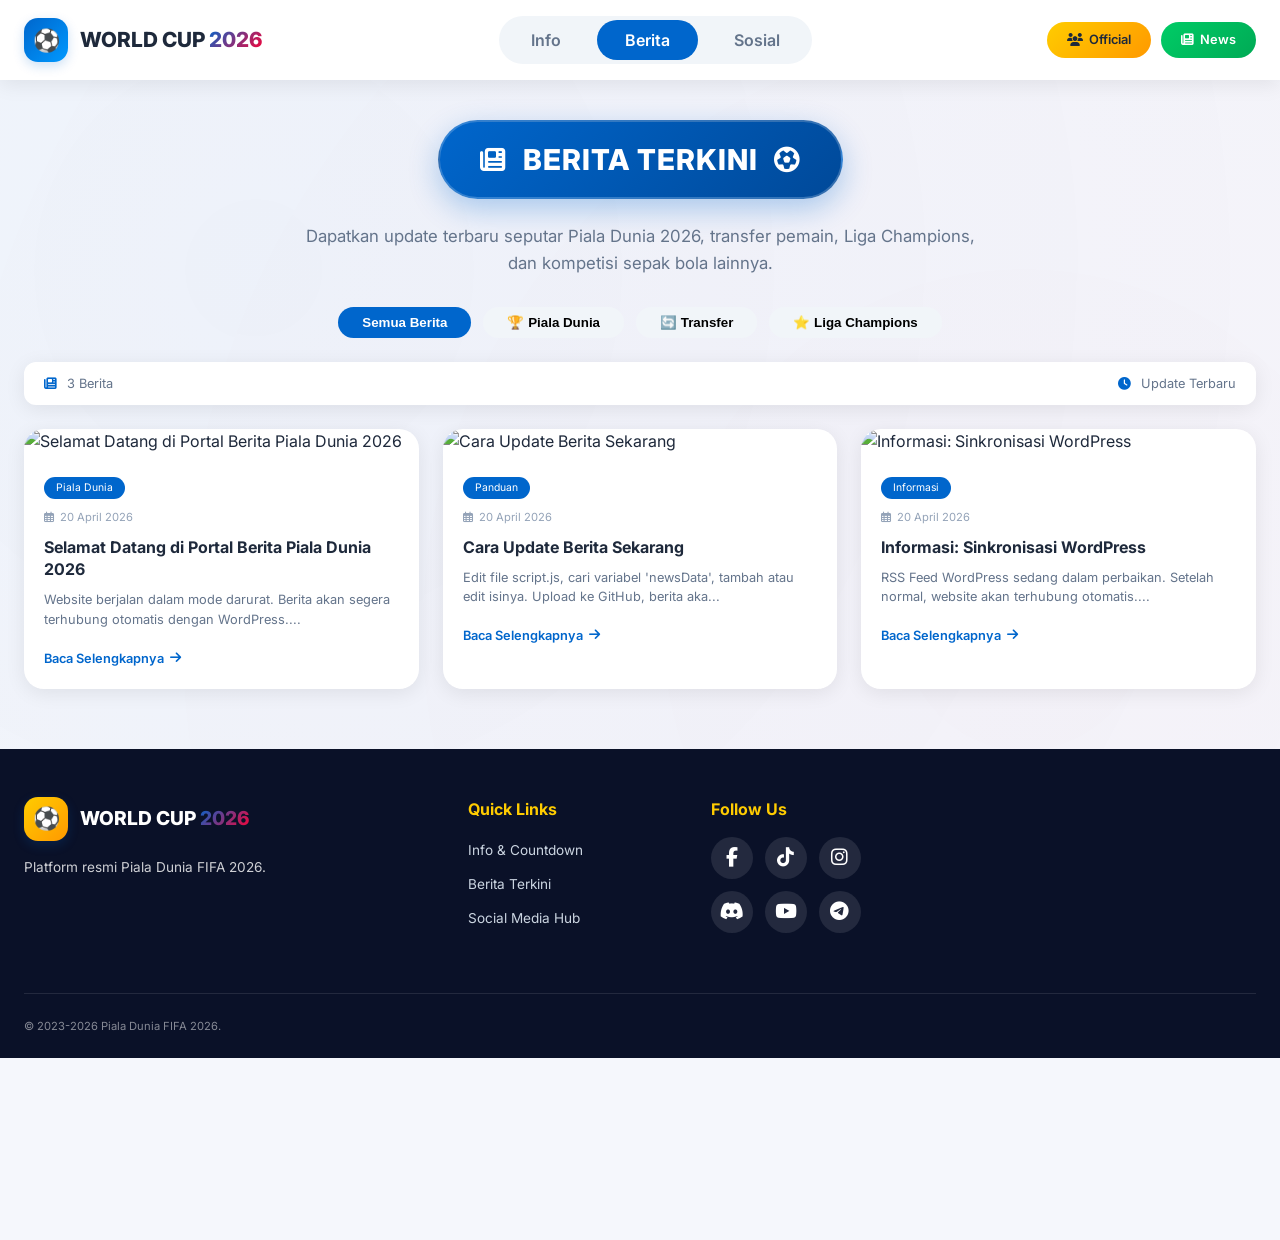
<file: berita.html>
<!DOCTYPE html>
<html lang="id">
<head>
    <meta charset="UTF-8">
    <meta name="viewport" content="width=device-width, initial-scale=1.0, user-scalable=yes">
    <title>Piala Dunia 2026 | Berita Sepak Bola Terkini</title>
    <link rel="stylesheet" href="https://cdnjs.cloudflare.com/ajax/libs/font-awesome/6.4.0/css/all.min.css">
    <link href="https://fonts.googleapis.com/css2?family=Inter:opsz,wght@14..32,400;14..32,500;14..32,600;14..32,700;14..32,800;14..32,900&display=swap" rel="stylesheet">
    <link rel="stylesheet" href="style.css">
</head>
<body>

<div class="bg-gradient"></div>

<header>
    <div class="header-container">
        <div class="logo">
            <div class="logo-circle">⚽</div>
            <div class="logo-text">WORLD CUP <span>2026</span></div>
        </div>
        <div class="header-links">
            <a href="index.html">Info</a>
            <a href="berita.html" class="active">Berita</a>
            <a href="social.html">Sosial</a>
        </div>
        <div class="header-buttons">
            <a href="#" class="btn-gold"><i class="fas fa-users"></i> Official</a>
            <a href="#" class="btn-green"><i class="fas fa-newspaper"></i> News</a>
        </div>
        <button class="mobile-btn" id="mobileBtn"><i class="fas fa-bars"></i></button>
    </div>
</header>

<div class="mobile-menu" id="mobileMenu">
    <div class="mobile-menu-header">
        <div class="logo-text">WORLD CUP <span>2026</span></div>
        <button class="close-btn" id="closeBtn"><i class="fas fa-times"></i></button>
    </div>
    <div class="mobile-menu-links">
        <a href="index.html"><i class="fas fa-clock"></i> Info & Countdown</a>
        <a href="berita.html" class="active"><i class="fas fa-newspaper"></i> Berita Terkini</a>
        <a href="social.html"><i class="fas fa-share-alt"></i> Social Media Hub</a>
    </div>
</div>
<div class="overlay" id="overlay"></div>

<!-- Hero Section Berita - HERO BADGE DIPERBESAR, H1 DIHAPUS -->
<section class="hero berita-hero">
    <div class="container">
        <div class="hero-badge-large">
            <i class="fas fa-newspaper"></i> BERITA TERKINI <i class="fas fa-futbol"></i>
        </div>
        <p class="hero-description">Dapatkan update terbaru seputar Piala Dunia 2026, transfer pemain, Liga Champions, dan kompetisi sepak bola lainnya.</p>
    </div>
</section>

<main>
    <div class="container">
        <div class="filter-bar">
            <button class="filter active" data-filter="all">Semua Berita</button>
            <button class="filter" data-filter="piala-dunia">🏆 Piala Dunia</button>
            <button class="filter" data-filter="transfer">🔄 Transfer</button>
            <button class="filter" data-filter="ucl">⭐ Liga Champions</button>
        </div>
        
        <div class="news-stats" id="newsStats">
            <span><i class="fas fa-newspaper"></i> <span id="totalNews">0</span> Berita</span>
            <span><i class="fas fa-clock"></i> Update Terbaru</span>
        </div>
        
        <div class="news-grid" id="newsGrid"></div>
        
        <div class="load-more">
            <button id="loadMoreBtn" class="btn-loadmore"><i class="fas fa-arrow-down"></i> Muat Lebih Banyak</button>
        </div>
    </div>
</main>

<footer>
    <div class="container">
        <div class="footer-grid">
            <div class="footer-brand"><div class="footer-logo"><div class="logo-circle">⚽</div><span>WORLD CUP <span>2026</span></span></div><p>Platform resmi Piala Dunia FIFA 2026.</p></div>
            <div class="footer-links"><h4>Quick Links</h4><ul><li><a href="index.html">Info & Countdown</a></li><li><a href="berita.html">Berita Terkini</a></li><li><a href="social.html">Social Media Hub</a></li></ul></div>
            <div class="footer-social"><h4>Follow Us</h4><div class="social-icons"><a href="#" class="fb"><i class="fab fa-facebook-f"></i></a><a href="#" class="tt"><i class="fab fa-tiktok"></i></a><a href="#" class="ig"><i class="fab fa-instagram"></i></a><a href="#" class="dc"><i class="fab fa-discord"></i></a><a href="#" class="yt"><i class="fab fa-youtube"></i></a><a href="#" class="tg"><i class="fab fa-telegram"></i></a></div></div>
        </div>
        <div class="footer-bottom"><div class="copyright">© 2023-2026 Piala Dunia FIFA 2026.</div></div>
    </div>
</footer>

<button id="backToTop" class="back-to-top"><i class="fas fa-arrow-up"></i></button>

<script src="script.js"></script>
</body>
</html>
</file>
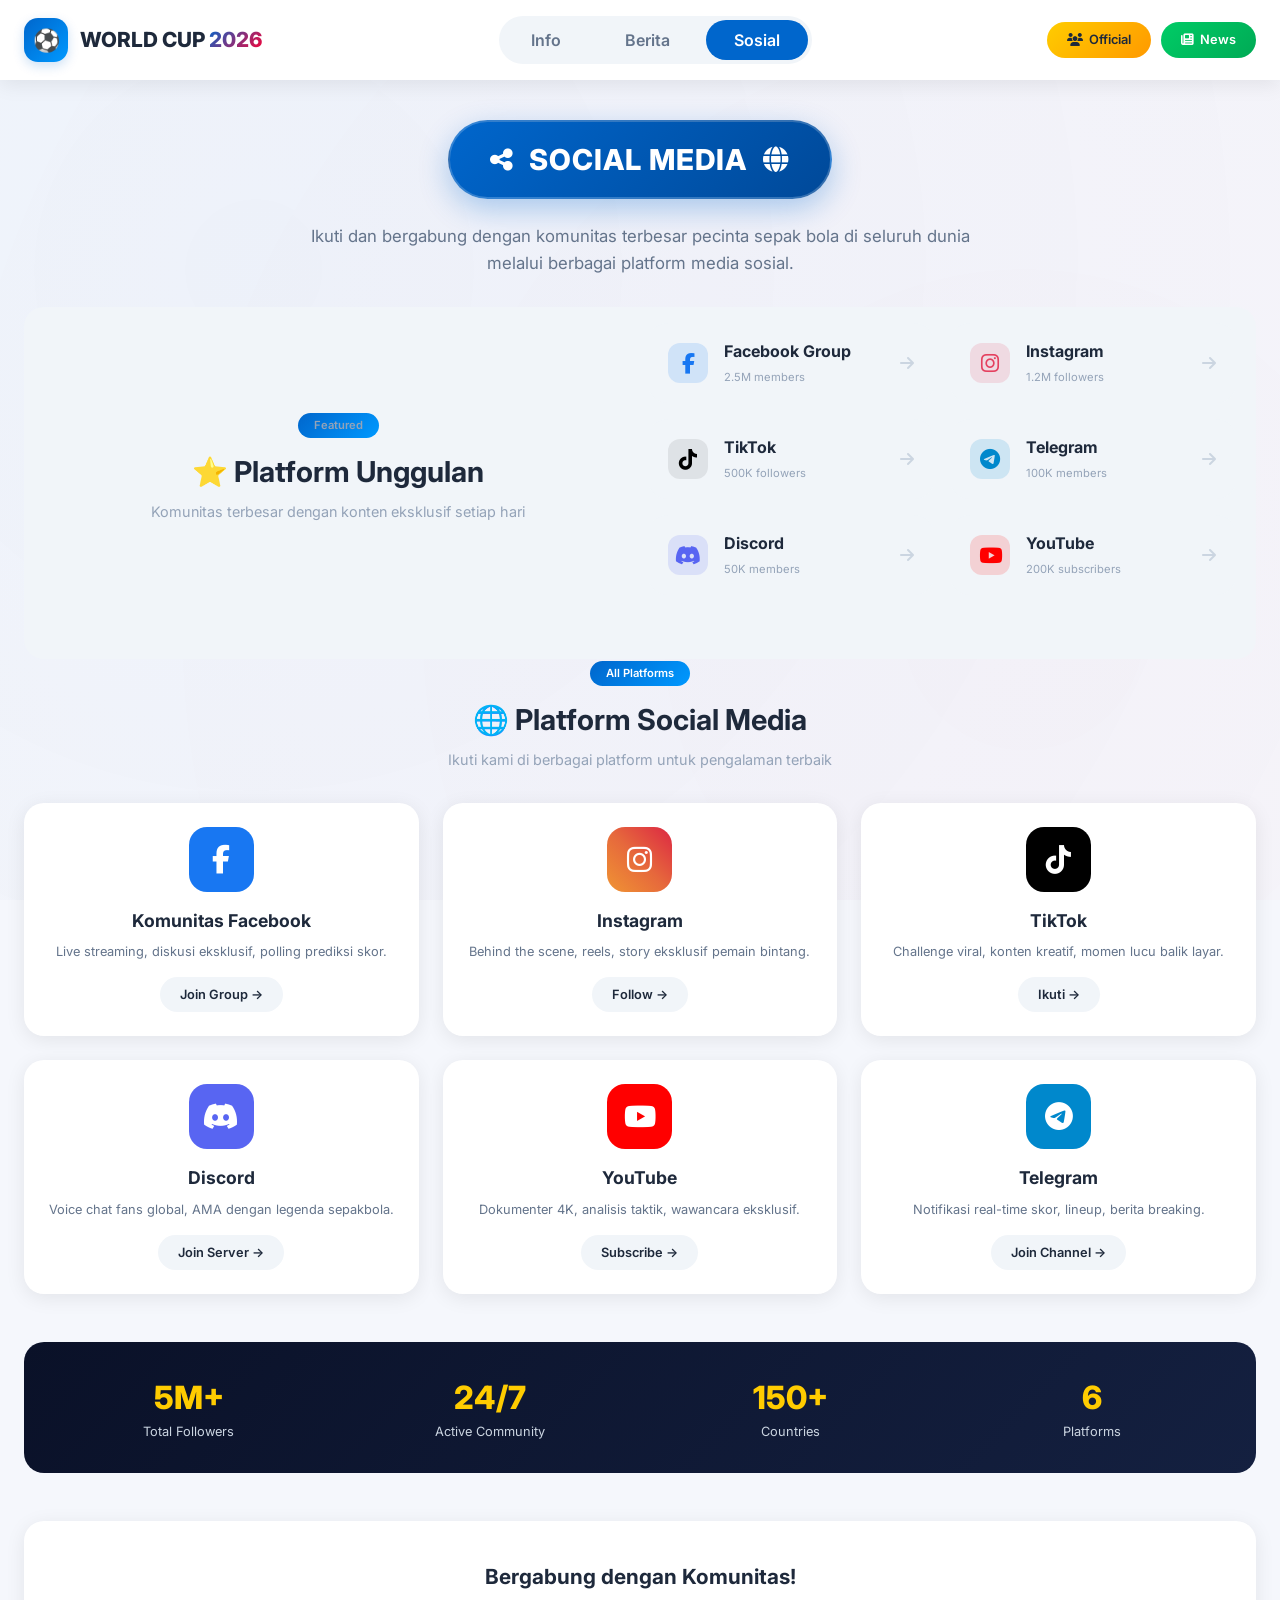
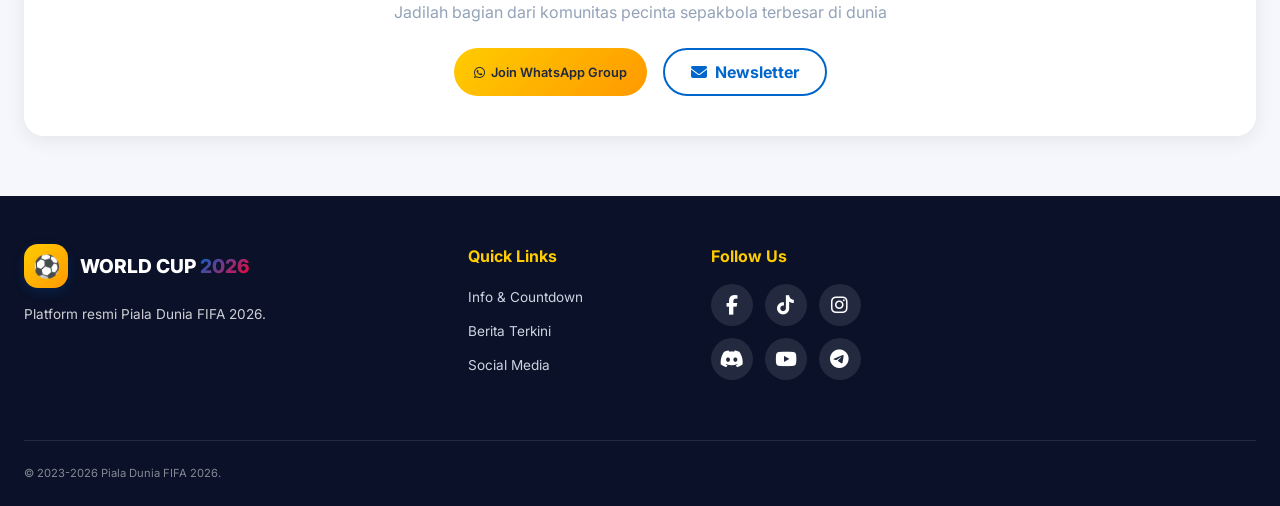
<file: social.html>
<!DOCTYPE html>
<html lang="id">
<head>
    <meta charset="UTF-8">
    <meta name="viewport" content="width=device-width, initial-scale=1.0, user-scalable=yes">
    <title>Piala Dunia 2026 | Social Media</title>
    <link rel="stylesheet" href="https://cdnjs.cloudflare.com/ajax/libs/font-awesome/6.4.0/css/all.min.css">
    <link href="https://fonts.googleapis.com/css2?family=Inter:opsz,wght@14..32,400;14..32,500;14..32,600;14..32,700;14..32,800;14..32,900&display=swap" rel="stylesheet">
    <link rel="stylesheet" href="style.css">
    <style>
        /* FIX ICON SOSIAL MEDIA - LANGSUNG DI HTML */
        .social-card .social-icon {
            width: 65px !important;
            height: 65px !important;
            margin: 0 auto 16px !important;
            border-radius: 18px !important;
            display: flex !important;
            align-items: center !important;
            justify-content: center !important;
            font-size: 1.8rem !important;
            color: white !important;
        }
        .social-card .social-icon.fb { background: #1877F2 !important; }
        .social-card .social-icon.ig { background: linear-gradient(45deg, #F09433, #E6683C, #DC2743) !important; }
        .social-card .social-icon.tt { background: #000000 !important; }
        .social-card .social-icon.dc { background: #5865F2 !important; }
        .social-card .social-icon.yt { background: #FF0000 !important; }
        .social-card .social-icon.tg { background: #0088CC !important; }
        .social-card .social-icon i { color: white !important; font-size: 1.8rem !important; }
        
        .featured-list .featured i:first-child {
            width: 40px !important;
            height: 40px !important;
            display: flex !important;
            align-items: center !important;
            justify-content: center !important;
            border-radius: 12px !important;
            font-size: 1.3rem !important;
        }
        .featured.fb i:first-child { color: #1877F2 !important; background: rgba(24,119,242,0.15) !important; }
        .featured.ig i:first-child { color: #E4405F !important; background: rgba(228,64,95,0.15) !important; }
        .featured.tt i:first-child { color: #000000 !important; background: rgba(0,0,0,0.08) !important; }
        .featured.tg i:first-child { color: #0088CC !important; background: rgba(0,136,204,0.15) !important; }
        .featured.dc i:first-child { color: #5865F2 !important; background: rgba(88,101,242,0.15) !important; }
        .featured.yt i:first-child { color: #FF0000 !important; background: rgba(255,0,0,0.15) !important; }
        
        .footer-social .social-icons a {
            width: 42px !important;
            height: 42px !important;
            background: rgba(255,255,255,0.1) !important;
            border-radius: 50% !important;
            display: flex !important;
            align-items: center !important;
            justify-content: center !important;
            color: white !important;
            font-size: 1.2rem !important;
        }
        .footer-social .social-icons a:hover { transform: translateY(-3px) !important; }
        .footer-social .social-icons a.fb:hover { background: #1877F2 !important; }
        .footer-social .social-icons a.tt:hover { background: #000000 !important; }
        .footer-social .social-icons a.ig:hover { background: #E4405F !important; }
        .footer-social .social-icons a.dc:hover { background: #5865F2 !important; }
        .footer-social .social-icons a.yt:hover { background: #FF0000 !important; }
        .footer-social .social-icons a.tg:hover { background: #0088CC !important; }
    </style>
</head>
<body>

<div class="bg-gradient"></div>

<header>
    <div class="header-container">
        <div class="logo">
            <div class="logo-circle">⚽</div>
            <div class="logo-text">WORLD CUP <span>2026</span></div>
        </div>
        <div class="header-links">
            <a href="index.html">Info</a>
            <a href="berita.html">Berita</a>
            <a href="social.html" class="active">Sosial</a>
        </div>
        <div class="header-buttons">
            <a href="#" class="btn-gold"><i class="fas fa-users"></i> Official</a>
            <a href="#" class="btn-green"><i class="fas fa-newspaper"></i> News</a>
        </div>
        <button class="mobile-btn" id="mobileBtn"><i class="fas fa-bars"></i></button>
    </div>
</header>

<div class="mobile-menu" id="mobileMenu">
    <div class="mobile-menu-header">
        <div class="logo-text">WORLD CUP <span>2026</span></div>
        <button class="close-btn" id="closeBtn"><i class="fas fa-times"></i></button>
    </div>
    <div class="mobile-menu-links">
        <a href="index.html"><i class="fas fa-clock"></i> Info & Countdown</a>
        <a href="berita.html"><i class="fas fa-newspaper"></i> Berita Terkini</a>
        <a href="social.html" class="active"><i class="fas fa-share-alt"></i> Social Media</a>
    </div>
</div>
<div class="overlay" id="overlay"></div>

<section class="hero social-hero">
    <div class="container">
        <div class="hero-badge-large">
            <i class="fas fa-share-alt"></i> SOCIAL MEDIA <i class="fas fa-globe"></i>
        </div>
        <p class="hero-description">Ikuti dan bergabung dengan komunitas terbesar pecinta sepak bola di seluruh dunia melalui berbagai platform media sosial.</p>
    </div>
</section>

<main>
    <div class="container">
        
        <div class="featured">
            <div class="section-header">
                <span class="section-tag">Featured</span>
                <h2 class="section-title">⭐ Platform Unggulan</h2>
                <p class="section-subtitle">Komunitas terbesar dengan konten eksklusif setiap hari</p>
            </div>
            <div class="featured-list">
                <a href="https://www.facebook.com/InfoBolaHarian2" target="_blank" class="featured fb">
                    <i class="fab fa-facebook-f"></i>
                    <div><strong>Facebook Group</strong><span>2.5M members</span></div>
                    <i class="fas fa-arrow-right"></i>
                </a>
                <a href="https://www.instagram.com/duniasepakbola.2/" target="_blank" class="featured ig">
                    <i class="fab fa-instagram"></i>
                    <div><strong>Instagram</strong><span>1.2M followers</span></div>
                    <i class="fas fa-arrow-right"></i>
                </a>
                <a href="https://www.tiktok.com/@duniasepakbola.2" target="_blank" class="featured tt">
                    <i class="fab fa-tiktok"></i>
                    <div><strong>TikTok</strong><span>500K followers</span></div>
                    <i class="fas fa-arrow-right"></i>
                </a>
                <a href="https://t.me/DuniaSepakBola2" target="_blank" class="featured tg">
                    <i class="fab fa-telegram"></i>
                    <div><strong>Telegram</strong><span>100K members</span></div>
                    <i class="fas fa-arrow-right"></i>
                </a>
                <a href="https://discord.gg/ys7ac44P" target="_blank" class="featured dc">
                    <i class="fab fa-discord"></i>
                    <div><strong>Discord</strong><span>50K members</span></div>
                    <i class="fas fa-arrow-right"></i>
                </a>
                <a href="https://www.youtube.com/@DuniSepakBola.2" target="_blank" class="featured yt">
                    <i class="fab fa-youtube"></i>
                    <div><strong>YouTube</strong><span>200K subscribers</span></div>
                    <i class="fas fa-arrow-right"></i>
                </a>
            </div>
        </div>

        <div class="all-platforms">
            <div class="section-header">
                <span class="section-tag">All Platforms</span>
                <h2 class="section-title">🌐 Platform Social Media</h2>
                <p class="section-subtitle">Ikuti kami di berbagai platform untuk pengalaman terbaik</p>
            </div>
            <div class="social-grid" id="socialGrid"></div>
        </div>

        <div class="community-stats">
            <div class="stat-box"><div class="stat-num">5M+</div><div class="stat-label">Total Followers</div></div>
            <div class="stat-box"><div class="stat-num">24/7</div><div class="stat-label">Active Community</div></div>
            <div class="stat-box"><div class="stat-num">150+</div><div class="stat-label">Countries</div></div>
            <div class="stat-box"><div class="stat-num">6</div><div class="stat-label">Platforms</div></div>
        </div>

        <div class="join-community">
            <h3>Bergabung dengan Komunitas!</h3>
            <p>Jadilah bagian dari komunitas pecinta sepakbola terbesar di dunia</p>
            <div class="join-buttons">
                <a href="#" class="btn-gold"><i class="fab fa-whatsapp"></i> Join WhatsApp Group</a>
                <a href="#" class="btn-outline"><i class="fas fa-envelope"></i> Newsletter</a>
            </div>
        </div>
    </div>
</main>

<footer>
    <div class="container">
        <div class="footer-grid">
            <div class="footer-brand">
                <div class="footer-logo"><div class="logo-circle">⚽</div><span>WORLD CUP <span>2026</span></span></div>
                <p>Platform resmi Piala Dunia FIFA 2026.</p>
            </div>
            <div class="footer-links">
                <h4>Quick Links</h4>
                <ul>
                    <li><a href="index.html">Info & Countdown</a></li>
                    <li><a href="berita.html">Berita Terkini</a></li>
                    <li><a href="social.html">Social Media</a></li>
                </ul>
            </div>
            <div class="footer-social">
                <h4>Follow Us</h4>
                <div class="social-icons">
                    <a href="https://www.facebook.com/InfoBolaHarian2" target="_blank" class="fb"><i class="fab fa-facebook-f"></i></a>
                    <a href="https://www.tiktok.com/@duniasepakbola.2" target="_blank" class="tt"><i class="fab fa-tiktok"></i></a>
                    <a href="https://www.instagram.com/duniasepakbola.2/" target="_blank" class="ig"><i class="fab fa-instagram"></i></a>
                    <a href="https://discord.gg/ys7ac44P" target="_blank" class="dc"><i class="fab fa-discord"></i></a>
                    <a href="https://www.youtube.com/@DuniSepakBola.2" target="_blank" class="yt"><i class="fab fa-youtube"></i></a>
                    <a href="https://t.me/DuniaSepakBola2" target="_blank" class="tg"><i class="fab fa-telegram"></i></a>
                </div>
            </div>
        </div>
        <div class="footer-bottom">
            <div class="copyright">© 2023-2026 Piala Dunia FIFA 2026.</div>
        </div>
    </div>
</footer>

<button id="backToTop" class="back-to-top"><i class="fas fa-arrow-up"></i></button>

<script src="script.js"></script>
</body>
</html>
</file>
<file: style.css>
/* ============================================
   PIALA DUNIA 2026 - PREMIUM CSS
   Fully Responsive | Modern Design
   ============================================ */

* {
    margin: 0;
    padding: 0;
    box-sizing: border-box;
}

:root {
    --blue: #0066CC;
    --blue-dark: #004999;
    --blue-light: #3B82F6;
    --red: #FF0033;
    --gold: #FFCC00;
    --gold-dark: #FF9900;
    --green: #00CC66;
    --dark: #0A1128;
    --white: #FFFFFF;
    --gray-100: #F8FAFC;
    --gray-200: #F1F5F9;
    --gray-300: #E2E8F0;
    --gray-400: #CBD5E1;
    --gray-500: #94A3B8;
    --gray-600: #64748B;
    --gray-700: #475569;
    --gray-800: #1E293B;
    --shadow: 0 4px 20px rgba(0,0,0,0.08);
    --shadow-hover: 0 8px 30px rgba(0,0,0,0.12);
    --shadow-lg: 0 20px 35px rgba(0,0,0,0.15);
    --radius: 20px;
    --radius-sm: 12px;
    --radius-md: 16px;
    --transition: all 0.3s ease;
}

body {
    font-family: 'Inter', sans-serif;
    background: #F5F7FC;
    color: var(--gray-800);
    line-height: 1.5;
    overflow-x: hidden;
}

.bg-gradient {
    position: fixed;
    top: 0;
    left: 0;
    width: 100%;
    height: 100%;
    background: radial-gradient(circle at 20% 30%, rgba(0,102,204,0.03), transparent),
                radial-gradient(circle at 80% 70%, rgba(255,0,51,0.02), transparent);
    pointer-events: none;
    z-index: -1;
}

.container {
    max-width: 1280px;
    margin: 0 auto;
    padding: 0 24px;
}

/* ========== HEADER ========== */
header {
    background: var(--white);
    position: sticky;
    top: 0;
    z-index: 100;
    box-shadow: var(--shadow);
}

.header-container {
    max-width: 1280px;
    margin: 0 auto;
    padding: 16px 24px;
    display: flex;
    justify-content: space-between;
    align-items: center;
    flex-wrap: wrap;
    gap: 16px;
}

.logo {
    display: flex;
    align-items: center;
    gap: 12px;
    cursor: pointer;
}

.logo-circle {
    width: 44px;
    height: 44px;
    background: linear-gradient(135deg, var(--blue), #0099FF);
    border-radius: 14px;
    display: flex;
    align-items: center;
    justify-content: center;
    font-size: 22px;
    box-shadow: 0 4px 12px rgba(0,102,204,0.2);
}

.logo-text {
    font-weight: 800;
    font-size: 1.3rem;
}

.logo-text span {
    background: linear-gradient(135deg, var(--blue), var(--red));
    -webkit-background-clip: text;
    background-clip: text;
    color: transparent;
}

.header-links {
    display: flex;
    gap: 8px;
    background: var(--gray-200);
    padding: 4px;
    border-radius: 40px;
}

.header-links a {
    padding: 8px 28px;
    border-radius: 40px;
    text-decoration: none;
    font-weight: 600;
    color: var(--gray-600);
    transition: var(--transition);
}

.header-links a:hover {
    background: rgba(0,102,204,0.1);
    color: var(--blue);
}

.header-links a.active {
    background: var(--blue);
    color: white;
}

.header-buttons {
    display: flex;
    gap: 10px;
}

.btn-gold, .btn-green {
    padding: 8px 20px;
    border-radius: 40px;
    font-weight: 600;
    font-size: 0.8rem;
    text-decoration: none;
    display: inline-flex;
    align-items: center;
    gap: 6px;
}

.btn-gold {
    background: linear-gradient(135deg, var(--gold), var(--gold-dark));
    color: var(--gray-800);
}

.btn-green {
    background: linear-gradient(135deg, var(--green), #00AA55);
    color: white;
}

.mobile-btn {
    display: none;
    background: none;
    border: none;
    font-size: 1.3rem;
    cursor: pointer;
}

/* ========== MOBILE MENU ========== */
.mobile-menu {
    position: fixed;
    top: 0;
    right: -100%;
    width: 80%;
    max-width: 300px;
    height: 100%;
    background: white;
    z-index: 200;
    transition: right 0.3s;
    box-shadow: -4px 0 20px rgba(0,0,0,0.1);
}

.mobile-menu.active {
    right: 0;
}

.mobile-menu-header {
    display: flex;
    justify-content: space-between;
    align-items: center;
    padding: 20px;
    border-bottom: 1px solid var(--gray-300);
}

.close-btn {
    background: none;
    border: none;
    font-size: 1.3rem;
    cursor: pointer;
}

.mobile-menu-links {
    display: flex;
    flex-direction: column;
    padding: 20px;
}

.mobile-menu-links a {
    padding: 14px 0;
    text-decoration: none;
    color: var(--gray-700);
    font-weight: 600;
    border-bottom: 1px solid var(--gray-200);
    display: flex;
    align-items: center;
    gap: 12px;
}

.mobile-menu-links a.active {
    color: var(--blue);
}

.overlay {
    position: fixed;
    top: 0;
    left: 0;
    width: 100%;
    height: 100%;
    background: rgba(0,0,0,0.5);
    z-index: 150;
    display: none;
}

.overlay.active {
    display: block;
}

/* ========== HERO ========== */
.hero {
    text-align: center;
    padding: 60px 0;
}

.hero-badge {
    display: inline-block;
    background: linear-gradient(135deg, var(--blue), #0099FF);
    color: white;
    padding: 5px 16px;
    border-radius: 40px;
    font-size: 0.75rem;
    font-weight: 600;
    margin-bottom: 20px;
}

.hero h1 {
    font-size: clamp(1.8rem, 5vw, 3rem);
    font-weight: 800;
    background: linear-gradient(90deg, var(--blue), var(--red), var(--gold));
    -webkit-background-clip: text;
    background-clip: text;
    color: transparent;
    margin-bottom: 16px;
    line-height: 1.2;
}

.hero p {
    font-size: clamp(0.9rem, 1.8vw, 1.05rem);
    color: var(--gray-600);
    max-width: 700px;
    margin: 0 auto;
}

.hero-buttons {
    margin-top: 32px;
    display: flex;
    justify-content: center;
    gap: 16px;
    flex-wrap: wrap;
}

.btn-primary {
    background: linear-gradient(135deg, var(--gold), var(--gold-dark));
    color: var(--gray-800);
    padding: 12px 28px;
    border-radius: 40px;
    font-weight: 700;
    text-decoration: none;
    display: inline-flex;
    align-items: center;
    gap: 8px;
    transition: var(--transition);
}

.btn-primary:hover {
    transform: translateY(-2px);
    box-shadow: var(--shadow);
}

.btn-outline {
    border: 2px solid var(--blue);
    color: var(--blue);
    padding: 10px 26px;
    border-radius: 40px;
    font-weight: 700;
    text-decoration: none;
    display: inline-flex;
    align-items: center;
    gap: 8px;
    transition: var(--transition);
}

.btn-outline:hover {
    background: var(--blue);
    color: white;
}

/* ========== SECTION ========== */
.section {
    margin-bottom: 48px;
}

.section-header {
    text-align: center;
    margin-bottom: 32px;
}

.section-tag {
    display: inline-block;
    background: linear-gradient(135deg, var(--blue), #0099FF);
    color: white;
    padding: 4px 16px;
    border-radius: 40px;
    font-size: 0.7rem;
    font-weight: 600;
    margin-bottom: 12px;
}

.section-title {
    font-size: clamp(1.5rem, 4vw, 1.8rem);
    font-weight: 700;
    margin-bottom: 8px;
}

.section-subtitle {
    font-size: 0.9rem;
    color: var(--gray-500);
}

/* ========== COUNTDOWN SECTION ========== */
.countdown-card {
    background: linear-gradient(145deg, #0A1128 0%, #0F1A30 50%, #0A1128 100%);
    border-radius: 32px;
    padding: 48px 40px;
    text-align: center;
    color: white;
    position: relative;
    overflow: hidden;
    box-shadow: 0 30px 60px rgba(0,0,0,0.3);
    border: 1px solid rgba(255,255,255,0.08);
}

.countdown-decoration {
    position: absolute;
    width: 100px;
    height: 100px;
    background: radial-gradient(circle, rgba(0,102,204,0.15), transparent);
    border-radius: 50%;
    z-index: 0;
}

.countdown-decoration.top-left { top: -50px; left: -50px; }
.countdown-decoration.top-right { top: -50px; right: -50px; }
.countdown-decoration.bottom-left { bottom: -50px; left: -50px; }
.countdown-decoration.bottom-right { bottom: -50px; right: -50px; }

.countdown-glow {
    position: absolute;
    top: 20%;
    left: 30%;
    width: 200px;
    height: 200px;
    background: radial-gradient(circle, rgba(255,204,0,0.1), transparent);
    border-radius: 50%;
    filter: blur(40px);
    z-index: 0;
    animation: pulseGlow 3s infinite;
}

@keyframes pulseGlow {
    0%, 100% { opacity: 0.5; transform: scale(1); }
    50% { opacity: 1; transform: scale(1.2); }
}

.countdown-card h2 {
    font-size: clamp(1.4rem, 4vw, 1.8rem);
    margin-bottom: 20px;
    position: relative;
    z-index: 1;
    font-weight: 800;
    background: linear-gradient(135deg, #FFFFFF, var(--gold), #FFFFFF);
    -webkit-background-clip: text;
    background-clip: text;
    color: transparent;
}

.countdown-date {
    display: inline-flex;
    align-items: center;
    gap: 12px;
    background: rgba(255,255,255,0.08);
    backdrop-filter: blur(10px);
    padding: 8px 24px;
    border-radius: 50px;
    font-size: 0.85rem;
    margin-bottom: 40px;
    position: relative;
    z-index: 1;
    border: 1px solid rgba(255,255,255,0.15);
}

.countdown-date i { color: var(--gold); }

/* ========== COUNTDOWN WRAPPER - FLEX ROW ========== */
.countdown-wrapper {
    display: flex;
    justify-content: center;
    align-items: center;
    flex-direction: row;
    gap: 20px;
    margin-bottom: 40px;
    flex-wrap: wrap;
    position: relative;
    z-index: 1;
}

.countdown-item {
    background: rgba(255,255,255,0.05);
    backdrop-filter: blur(12px);
    border-radius: 28px;
    padding: 20px 28px;
    min-width: 100px;
    text-align: center;
    transition: all 0.3s ease;
    border: 1px solid rgba(255,255,255,0.1);
    position: relative;
    overflow: hidden;
}

.countdown-item:hover {
    transform: translateY(-6px);
    background: rgba(255,255,255,0.12);
    border-color: rgba(255,204,0,0.3);
}

.countdown-icon {
    font-size: 1.4rem;
    color: var(--gold);
    margin-bottom: 12px;
}

.countdown-number {
    font-size: clamp(1.8rem, 4vw, 2.2rem);
    font-weight: 800;
    display: block;
    line-height: 1;
    background: linear-gradient(135deg, #FFFFFF, var(--gold));
    -webkit-background-clip: text;
    background-clip: text;
    color: transparent;
    margin-bottom: 8px;
    animation: pulse 1.5s infinite;
}

@keyframes pulse {
    0%, 100% { transform: scale(1); opacity: 1; }
    50% { transform: scale(1.05); opacity: 0.9; }
}

.countdown-label {
    font-size: 0.7rem;
    text-transform: uppercase;
    opacity: 0.7;
    letter-spacing: 1.5px;
    font-weight: 600;
}

.countdown-separator {
    display: flex;
    flex-direction: column;
    gap: 6px;
}

.countdown-separator .dot {
    width: 6px;
    height: 6px;
    background: var(--gold);
    border-radius: 50%;
    opacity: 0.8;
    animation: pulseDot 1.5s infinite;
}

@keyframes pulseDot {
    0%, 100% { opacity: 0.3; transform: scale(1); }
    50% { opacity: 1; transform: scale(1.2); }
}

.countdown-progress {
    margin: 30px 0 35px;
    position: relative;
    z-index: 1;
}

.progress-label {
    display: flex;
    justify-content: space-between;
    margin-bottom: 12px;
    font-size: 0.7rem;
    opacity: 0.7;
    color: rgba(255,255,255,0.8);
}

.progress-bar-container {
    background: rgba(255,255,255,0.1);
    border-radius: 30px;
    height: 8px;
    overflow: hidden;
}

.progress-bar {
    background: linear-gradient(90deg, var(--gold), var(--gold-dark), var(--gold));
    width: 0%;
    height: 100%;
    border-radius: 30px;
    transition: width 0.5s ease;
    animation: shimmer 2s infinite;
    background-size: 200% 100%;
}

@keyframes shimmer {
    0% { background-position: -100% 0; }
    100% { background-position: 200% 0; }
}

.countdown-actions {
    display: flex;
    justify-content: center;
    gap: 16px;
    flex-wrap: wrap;
    position: relative;
    z-index: 1;
    margin-top: 10px;
}

.btn-block {
    display: inline-flex;
    align-items: center;
    gap: 10px;
    padding: 14px 32px;
    border-radius: 50px;
    font-weight: 700;
    text-decoration: none;
    transition: all 0.3s ease;
    font-size: 0.9rem;
}

.btn-block.btn-gold {
    background: linear-gradient(135deg, var(--gold), var(--gold-dark));
    color: var(--gray-800);
    box-shadow: 0 5px 20px rgba(255,204,0,0.3);
}

.btn-block.btn-gold:hover {
    transform: translateY(-3px);
    box-shadow: 0 10px 30px rgba(255,204,0,0.4);
}

.btn-outline-white {
    background: rgba(255,255,255,0.08);
    border: 1px solid rgba(255,255,255,0.2);
    color: white;
    padding: 13px 30px;
    border-radius: 50px;
    font-weight: 700;
    display: inline-flex;
    align-items: center;
    gap: 8px;
    transition: all 0.3s ease;
    cursor: pointer;
}

.btn-outline-white:hover {
    background: rgba(255,255,255,0.15);
    transform: translateY(-3px);
    border-color: var(--gold);
}

/* ========== RESPONSIVE COUNTDOWN UNTUK HP - TETAP RAPI ========== */
@media (max-width: 768px) {
    .countdown-card {
        padding: 30px 20px;
    }
    
    .countdown-wrapper {
        gap: 8px;
    }
    
    .countdown-item {
        padding: 10px 12px;
        min-width: 70px;
    }
    
    .countdown-number {
        font-size: 1.2rem;
    }
    
    .countdown-icon {
        font-size: 0.9rem;
        margin-bottom: 6px;
    }
    
    .countdown-label {
        font-size: 0.55rem;
    }
    
    .countdown-separator {
        display: none;
    }
    
    .countdown-date {
        padding: 5px 14px;
        font-size: 0.7rem;
        margin-bottom: 25px;
        gap: 6px;
    }
    
    .countdown-date i {
        font-size: 0.7rem;
    }
    
    .progress-label {
        font-size: 0.6rem;
    }
    
    .btn-block, .btn-outline-white {
        padding: 10px 20px;
        font-size: 0.8rem;
    }
}

@media (max-width: 550px) {
    .countdown-wrapper {
        gap: 6px;
    }
    
    .countdown-item {
        padding: 8px 10px;
        min-width: 60px;
    }
    
    .countdown-number {
        font-size: 1rem;
    }
    
    .countdown-icon {
        font-size: 0.8rem;
    }
    
    .countdown-label {
        font-size: 0.5rem;
    }
}

@media (max-width: 480px) {
    .countdown-actions {
        flex-direction: column;
        align-items: center;
    }
    
    .btn-block, .btn-outline-white {
        width: 100%;
        justify-content: center;
    }
}

/* ========== QUICK INFO ========== */
.quick-info {
    display: grid;
    grid-template-columns: repeat(4, 1fr);
    gap: 20px;
    margin-bottom: 48px;
}

.quick-item {
    background: white;
    border-radius: var(--radius-sm);
    padding: 20px;
    display: flex;
    align-items: center;
    gap: 16px;
    box-shadow: var(--shadow);
    transition: var(--transition);
}

.quick-item:hover {
    transform: translateY(-3px);
    box-shadow: var(--shadow-hover);
}

.quick-item i {
    font-size: 2rem;
    color: var(--blue);
}

.quick-item strong {
    font-size: 1.2rem;
    display: block;
}

.quick-item span {
    font-size: 0.7rem;
    color: var(--gray-500);
}

/* ========== HOSTS ========== */
.hosts {
    display: grid;
    grid-template-columns: repeat(3, 1fr);
    gap: 24px;
}

.host-card {
    background: white;
    border-radius: var(--radius);
    padding: 24px;
    text-align: center;
    box-shadow: var(--shadow);
    transition: var(--transition);
}

.host-card:hover {
    transform: translateY(-5px);
    box-shadow: var(--shadow-hover);
}

.host-flag img {
    width: 100px;
    border-radius: 12px;
    margin-bottom: 16px;
}

.host-card h3 {
    font-size: 1.1rem;
    margin-bottom: 4px;
}

.host-card p {
    font-size: 0.8rem;
    color: var(--gray-500);
    margin-bottom: 12px;
}

.host-detail {
    display: flex;
    justify-content: center;
    gap: 16px;
}

.host-detail span {
    font-size: 0.7rem;
    color: var(--gray-600);
}

/* ========== STADIUMS ========== */
.stadiums {
    display: grid;
    grid-template-columns: repeat(3, 1fr);
    gap: 24px;
}

.stadium-card {
    background: white;
    border-radius: var(--radius);
    overflow: hidden;
    box-shadow: var(--shadow);
    transition: var(--transition);
}

.stadium-card:hover {
    transform: translateY(-5px);
    box-shadow: var(--shadow-hover);
}

.stadium-img {
    position: relative;
    height: 180px;
    overflow: hidden;
}

.stadium-img img {
    width: 100%;
    height: 100%;
    object-fit: cover;
    transition: transform 0.3s;
}

.stadium-card:hover .stadium-img img {
    transform: scale(1.05);
}

.stadium-cap {
    position: absolute;
    bottom: 12px;
    right: 12px;
    background: rgba(0,0,0,0.7);
    color: white;
    padding: 4px 10px;
    border-radius: 20px;
    font-size: 0.7rem;
}

.stadium-card h3 {
    padding: 16px 16px 4px;
    font-size: 1rem;
}

.stadium-card p {
    padding: 0 16px 16px;
    font-size: 0.75rem;
    color: var(--gray-500);
}

/* ========== FACTS GRID ========== */
.facts-grid {
    display: grid;
    grid-template-columns: repeat(6, 1fr);
    gap: 20px;
}

.fact-card {
    background: white;
    border-radius: var(--radius);
    padding: 24px 16px;
    text-align: center;
    box-shadow: var(--shadow);
    transition: var(--transition);
}

.fact-card:hover {
    transform: translateY(-4px);
    box-shadow: var(--shadow-hover);
}

.fact-card i {
    font-size: 2rem;
    color: var(--blue);
    margin-bottom: 12px;
    display: block;
}

.fact-num {
    font-size: 1.5rem;
    font-weight: 800;
}

.fact-label {
    font-size: 0.75rem;
    font-weight: 600;
    margin-top: 4px;
}

.fact-desc {
    font-size: 0.65rem;
    color: var(--gray-500);
    margin-top: 4px;
}

/* ========== NEWS PREVIEW ========== */
.news-preview {
    display: grid;
    grid-template-columns: repeat(3, 1fr);
    gap: 24px;
    margin-bottom: 24px;
}

.preview-card {
    background: white;
    border-radius: var(--radius);
    overflow: hidden;
    box-shadow: var(--shadow);
    transition: var(--transition);
}

.preview-card:hover {
    transform: translateY(-4px);
    box-shadow: var(--shadow-hover);
}

.preview-card img {
    width: 100%;
    height: 160px;
    object-fit: cover;
}

.preview-card .content {
    padding: 16px;
}

.preview-card .tag {
    display: inline-block;
    background: var(--blue);
    color: white;
    font-size: 0.6rem;
    padding: 3px 10px;
    border-radius: 20px;
    margin-bottom: 8px;
}

.preview-card h4 {
    font-size: 0.95rem;
    margin-bottom: 8px;
}

.preview-card p {
    font-size: 0.75rem;
    color: var(--gray-500);
}

.text-center {
    text-align: center;
}

/* ========== CTA ========== */
.cta-box {
    background: linear-gradient(135deg, var(--blue), var(--blue-dark));
    border-radius: var(--radius);
    padding: 48px 32px;
    text-align: center;
    position: relative;
    overflow: hidden;
}

.cta-bg {
    position: absolute;
    top: -50%;
    right: -20%;
    width: 300px;
    height: 300px;
    background: radial-gradient(circle, rgba(255,255,255,0.1), transparent);
    border-radius: 50%;
}

.cta-content {
    position: relative;
    z-index: 1;
}

.cta-content h3 {
    font-size: clamp(1.3rem, 3vw, 1.6rem);
    color: white;
    margin-bottom: 12px;
}

.cta-content p {
    color: rgba(255,255,255,0.9);
    margin-bottom: 24px;
}

.cta-buttons {
    display: flex;
    justify-content: center;
    gap: 16px;
    flex-wrap: wrap;
}

.btn-white {
    background: white;
    color: var(--blue);
    padding: 12px 28px;
    border-radius: 40px;
    font-weight: 700;
    text-decoration: none;
    transition: var(--transition);
}

.btn-white:hover {
    transform: translateY(-2px);
    box-shadow: var(--shadow);
}

/* ========== HERO BADGE BESAR ========== */
.hero-badge-large {
    display: inline-flex;
    align-items: center;
    justify-content: center;
    gap: 16px;
    background: linear-gradient(135deg, var(--blue), var(--blue-dark));
    color: white;
    padding: 16px 40px;
    border-radius: 60px;
    font-size: clamp(1.2rem, 3vw, 1.8rem);
    font-weight: 800;
    letter-spacing: 1px;
    margin-bottom: 24px;
    box-shadow: 0 10px 30px rgba(0,102,204,0.3);
    border: 2px solid rgba(255,255,255,0.2);
    text-transform: uppercase;
}

.hero-badge-large i {
    font-size: clamp(1.2rem, 3vw, 1.6rem);
}

.berita-hero, .social-hero {
    padding: 40px 0 30px;
}

.hero-description {
    font-size: clamp(0.95rem, 2vw, 1.1rem);
    color: var(--gray-600);
    max-width: 700px;
    margin: 0 auto;
    line-height: 1.6;
}

/* ========== FILTER ========== */
.filter-bar {
    display: flex;
    justify-content: center;
    gap: 12px;
    margin-bottom: 24px;
    flex-wrap: wrap;
}

.filter {
    background: var(--gray-200);
    border: none;
    padding: 8px 24px;
    border-radius: 40px;
    font-weight: 600;
    cursor: pointer;
    transition: var(--transition);
}

.filter:hover, .filter.active {
    background: var(--blue);
    color: white;
}

.news-stats {
    display: flex;
    justify-content: space-between;
    align-items: center;
    background: white;
    padding: 12px 20px;
    border-radius: var(--radius-sm);
    margin-bottom: 24px;
    box-shadow: var(--shadow);
}

.news-stats span {
    font-size: 0.8rem;
    color: var(--gray-600);
}

.news-stats i {
    margin-right: 6px;
    color: var(--blue);
}

/* ========== NEWS GRID ========== */
.news-grid {
    display: grid;
    grid-template-columns: repeat(3, 1fr);
    gap: 24px;
    margin-bottom: 40px;
}

.news-card {
    background: white;
    border-radius: var(--radius);
    overflow: hidden;
    box-shadow: var(--shadow);
    transition: var(--transition);
}

.news-card:hover {
    transform: translateY(-5px);
    box-shadow: var(--shadow-hover);
}

.news-card img {
    width: 100%;
    height: 200px;
    object-fit: cover;
}

.news-content {
    padding: 20px;
}

.news-tag {
    display: inline-block;
    background: var(--blue);
    color: white;
    font-size: 0.65rem;
    padding: 3px 12px;
    border-radius: 20px;
    margin-bottom: 10px;
}

.news-date {
    font-size: 0.7rem;
    color: var(--gray-500);
    margin-bottom: 10px;
    display: flex;
    align-items: center;
    gap: 6px;
}

.news-card h3 {
    font-size: 1rem;
    margin-bottom: 10px;
    line-height: 1.4;
}

.news-card p {
    font-size: 0.8rem;
    color: var(--gray-600);
    margin-bottom: 16px;
    line-height: 1.5;
}

.read-more {
    color: var(--blue);
    font-weight: 600;
    font-size: 0.8rem;
    text-decoration: none;
    display: inline-flex;
    align-items: center;
    gap: 6px;
    transition: var(--transition);
}

.read-more:hover {
    gap: 10px;
}

.load-more {
    text-align: center;
}

.btn-loadmore {
    background: transparent;
    border: 2px solid var(--blue);
    color: var(--blue);
    padding: 12px 32px;
    border-radius: 40px;
    font-weight: 700;
    cursor: pointer;
    transition: var(--transition);
}

.btn-loadmore:hover {
    background: var(--blue);
    color: white;
}

/* ========== FEATURED SOCIAL ========== */
.featured-list {
    display: grid;
    grid-template-columns: repeat(2, 1fr);
    gap: 16px;
    margin-bottom: 48px;
}

.featured {
    display: flex;
    align-items: center;
    gap: 16px;
    background: var(--gray-200);
    padding: 16px 20px;
    border-radius: 20px;
    text-decoration: none;
    transition: var(--transition);
}

.featured:hover {
    transform: translateX(6px);
    background: #E8EEF4;
}

.featured i:first-child {
    width: 40px;
    height: 40px;
    display: flex;
    align-items: center;
    justify-content: center;
    border-radius: 12px;
    font-size: 1.3rem;
}

.featured div {
    flex: 1;
}

.featured strong {
    display: block;
    color: var(--gray-800);
}

.featured span {
    font-size: 0.7rem;
    color: var(--gray-500);
}

.featured i:last-child {
    color: var(--gray-400);
    transition: var(--transition);
}

.featured:hover i:last-child {
    transform: translateX(4px);
    color: var(--blue);
}

/* Warna icon untuk featured section */
.featured.fb i:first-child { color: #1877F2; background: rgba(24,119,242,0.1); }
.featured.ig i:first-child { color: #E4405F; background: rgba(228,64,95,0.1); }
.featured.tt i:first-child { color: #000000; background: rgba(0,0,0,0.05); }
.featured.tg i:first-child { color: #0088CC; background: rgba(0,136,204,0.1); }
.featured.dc i:first-child { color: #5865F2; background: rgba(88,101,242,0.1); }
.featured.yt i:first-child { color: #FF0000; background: rgba(255,0,0,0.1); }

/* ========== SOCIAL GRID ========== */
.social-grid {
    display: grid;
    grid-template-columns: repeat(3, 1fr);
    gap: 24px;
    margin-bottom: 48px;
}

.social-card {
    background: white;
    border-radius: var(--radius);
    padding: 24px;
    text-align: center;
    box-shadow: var(--shadow);
    transition: var(--transition);
}

.social-card:hover {
    transform: translateY(-5px);
    box-shadow: var(--shadow-hover);
}

/* SOCIAL ICON - AGAR TERLIHAT DENGAN JELAS */
.social-icon {
    width: 65px;
    height: 65px;
    margin: 0 auto 16px;
    border-radius: 18px;
    display: flex;
    align-items: center;
    justify-content: center;
    font-size: 1.8rem;
    color: white;
}

/* Warna background untuk setiap platform */
.social-icon.fb { background: #1877F2; }
.social-icon.ig { background: linear-gradient(45deg, #F09433, #E6683C, #DC2743); }
.social-icon.tt { background: #000000; }
.social-icon.dc { background: #5865F2; }
.social-icon.yt { background: #FF0000; }
.social-icon.tg { background: #0088CC; }

.social-card h4 {
    font-size: 1.1rem;
    margin-bottom: 8px;
}

.social-card p {
    font-size: 0.8rem;
    color: var(--gray-600);
    margin-bottom: 16px;
}

.social-btn {
    display: inline-block;
    background: var(--gray-200);
    padding: 8px 20px;
    border-radius: 40px;
    text-decoration: none;
    font-weight: 600;
    font-size: 0.8rem;
    color: var(--gray-800);
    transition: var(--transition);
}

.social-btn:hover {
    background: var(--blue);
    color: white;
}

/* ========== COMMUNITY STATS ========== */
.community-stats {
    display: grid;
    grid-template-columns: repeat(4, 1fr);
    gap: 20px;
    background: linear-gradient(135deg, var(--dark), #142040);
    border-radius: var(--radius);
    padding: 32px 24px;
    text-align: center;
    margin-bottom: 48px;
}

.stat-num {
    font-size: 2rem;
    font-weight: 800;
    color: var(--gold);
}

.stat-label {
    font-size: 0.8rem;
    color: var(--gray-400);
}

/* ========== JOIN COMMUNITY ========== */
.join-community {
    text-align: center;
    background: white;
    border-radius: var(--radius);
    padding: 40px 24px;
    box-shadow: var(--shadow);
}

.join-community h3 {
    font-size: 1.3rem;
    margin-bottom: 8px;
}

.join-community p {
    color: var(--gray-500);
    margin-bottom: 24px;
}

.join-buttons {
    display: flex;
    justify-content: center;
    gap: 16px;
    flex-wrap: wrap;
}

/* ========== FOOTER ========== */
footer {
    background: var(--dark);
    color: white;
    padding: 48px 0 24px;
    margin-top: 60px;
}

.footer-grid {
    display: grid;
    grid-template-columns: 2fr 1fr 1fr 1.5fr;
    gap: 40px;
    margin-bottom: 40px;
}

.footer-logo {
    display: flex;
    align-items: center;
    gap: 12px;
    margin-bottom: 16px;
}

.footer-logo .logo-circle {
    width: 44px;
    height: 44px;
    background: linear-gradient(135deg, var(--gold), #FF9900);
}

.footer-logo span {
    font-weight: 800;
    font-size: 1.2rem;
}

.footer-logo span span {
    background: linear-gradient(135deg, var(--blue), var(--red));
    -webkit-background-clip: text;
    background-clip: text;
    color: transparent;
}

.footer-brand p {
    font-size: 0.85rem;
    opacity: 0.8;
    line-height: 1.6;
}

.newsletter h4 {
    font-size: 0.9rem;
    margin: 16px 0 12px;
}

.newsletter-form {
    display: flex;
    gap: 8px;
}

.newsletter-form input {
    flex: 1;
    padding: 10px 14px;
    border: none;
    border-radius: 40px;
    background: rgba(255,255,255,0.1);
    color: white;
}

.newsletter-form input::placeholder {
    color: var(--gray-500);
}

.newsletter-form button {
    background: var(--blue);
    border: none;
    padding: 0 16px;
    border-radius: 40px;
    color: white;
    cursor: pointer;
    transition: var(--transition);
}

.newsletter-form button:hover {
    background: var(--blue-dark);
}

.footer-links h4, .footer-social h4 {
    font-size: 1rem;
    margin-bottom: 16px;
    color: var(--gold);
}

.footer-links ul {
    list-style: none;
}

.footer-links li {
    margin-bottom: 10px;
}

.footer-links a {
    color: var(--gray-400);
    text-decoration: none;
    font-size: 0.85rem;
    transition: color 0.2s;
}

.footer-links a:hover {
    color: var(--gold);
}

/* FOOTER SOCIAL ICONS */
.footer-social .social-icons {
    display: flex;
    flex-wrap: wrap;
    justify-content: flex-start;
    gap: 12px;
    margin-bottom: 20px;
}

.footer-social .social-icons a {
    width: 42px;
    height: 42px;
    background: rgba(255,255,255,0.1);
    border-radius: 50%;
    display: flex;
    align-items: center;
    justify-content: center;
    color: white;
    font-size: 1.2rem;
    transition: all 0.3s ease;
    text-decoration: none;
}

.footer-social .social-icons a:hover {
    transform: translateY(-3px);
}

.footer-social .social-icons a.fb:hover { background: #1877F2; }
.footer-social .social-icons a.tt:hover { background: #000000; }
.footer-social .social-icons a.ig:hover { background: #E4405F; }
.footer-social .social-icons a.dc:hover { background: #5865F2; }
.footer-social .social-icons a.yt:hover { background: #FF0000; }
.footer-social .social-icons a.tg:hover { background: #0088CC; }

.app-download h4 {
    font-size: 0.9rem;
    margin-bottom: 12px;
}

.app-buttons {
    display: flex;
    gap: 10px;
    flex-wrap: wrap;
}

.app-buttons a {
    display: inline-flex;
    align-items: center;
    gap: 8px;
    background: rgba(255,255,255,0.1);
    padding: 8px 16px;
    border-radius: 40px;
    text-decoration: none;
    color: white;
    font-size: 0.7rem;
    transition: var(--transition);
}

.app-buttons a:hover {
    background: var(--blue);
}

.footer-bottom {
    display: flex;
    justify-content: space-between;
    align-items: center;
    padding-top: 24px;
    border-top: 1px solid rgba(255,255,255,0.1);
    flex-wrap: wrap;
    gap: 16px;
}

.copyright {
    font-size: 0.7rem;
    opacity: 0.5;
}

.payment-methods {
    display: flex;
    gap: 12px;
}

.payment-methods i {
    font-size: 1.2rem;
    opacity: 0.5;
}

/* ========== BACK TO TOP ========== */
.back-to-top {
    position: fixed;
    bottom: 30px;
    right: 30px;
    width: 48px;
    height: 48px;
    background: var(--blue);
    border: none;
    border-radius: 50%;
    color: white;
    font-size: 1.2rem;
    cursor: pointer;
    opacity: 0;
    visibility: hidden;
    transition: all 0.3s;
    box-shadow: var(--shadow-lg);
    z-index: 90;
}

.back-to-top.show {
    opacity: 1;
    visibility: visible;
}

.back-to-top:hover {
    background: var(--blue-dark);
    transform: translateY(-3px);
}

/* ========== RESPONSIVE UMUM ========== */
@media (max-width: 1200px) {
    .stadiums { grid-template-columns: repeat(2, 1fr); }
}

@media (max-width: 1024px) {
    .facts-grid { grid-template-columns: repeat(3, 1fr); }
    .quick-info { grid-template-columns: repeat(2, 1fr); }
    .featured-list { grid-template-columns: 1fr; }
}

@media (max-width: 992px) {
    .hosts, .news-grid, .social-grid, .news-preview {
        grid-template-columns: repeat(2, 1fr);
    }
    .footer-grid {
        grid-template-columns: 1fr 1fr;
        gap: 30px;
    }
}

@media (max-width: 768px) {
    .container { padding: 0 20px; }
    
    .header-links, .header-buttons { display: none; }
    .mobile-btn { display: block; }
    
    .hosts, .stadiums, .news-grid, .social-grid, .news-preview, .facts-grid {
        grid-template-columns: 1fr;
    }
    
    .quick-info { grid-template-columns: 1fr; }
    .community-stats { grid-template-columns: repeat(2, 1fr); }
    .footer-grid { grid-template-columns: 1fr; text-align: center; }
    .footer-logo { justify-content: center; }
    .footer-social .social-icons { justify-content: center; }
    .footer-bottom { flex-direction: column; text-align: center; }
    
    .hero { padding: 40px 0; }
    .hero-badge-large { padding: 10px 20px; font-size: 0.9rem; gap: 8px; }
    .hero-badge-large i { font-size: 0.9rem; }
    
    .filter-bar {
        display: flex;
        flex-wrap: nowrap;
        overflow-x: auto;
        justify-content: flex-start;
        gap: 8px;
        padding-bottom: 8px;
    }
    .filter { flex-shrink: 0; padding: 6px 16px; font-size: 0.75rem; }
    
    .social-grid {
        display: flex;
        flex-direction: column;
        gap: 16px;
    }
    .social-card {
        display: flex;
        flex-direction: row;
        align-items: center;
        text-align: left;
        padding: 16px;
        gap: 16px;
    }
    .social-card .social-icon {
        width: 55px;
        height: 55px;
        margin: 0;
        flex-shrink: 0;
    }
    .social-card .social-icon i { font-size: 1.5rem; }
    .social-card h4 { font-size: 1rem; margin-bottom: 4px; text-align: left; }
    .social-card p { font-size: 0.7rem; margin-bottom: 0; text-align: left; }
    .social-btn { margin-left: auto; flex-shrink: 0; padding: 6px 14px; font-size: 0.7rem; }
    
    .community-stats { padding: 24px 16px; }
    .stat-num { font-size: 1.5rem; }
    .stat-label { font-size: 0.7rem; }
}

@media (max-width: 480px) {
    .community-stats { grid-template-columns: 1fr; }
    .news-stats { flex-direction: column; align-items: flex-start; gap: 6px; }
    
    .social-card {
        flex-direction: column;
        text-align: center;
        padding: 20px;
    }
    .social-card .social-icon { margin: 0 auto 12px; }
    .social-card h4 { text-align: center; }
    .social-card p { text-align: center; margin-bottom: 12px; }
    .social-btn { margin: 0 auto; }
    
    .hero-buttons, .cta-buttons, .join-buttons {
        flex-direction: column;
        align-items: center;
    }
    .btn-primary, .btn-outline, .btn-white { width: 100%; justify-content: center; }
}

/* ========== SCROLLBAR ========== */
::-webkit-scrollbar { width: 8px; }
::-webkit-scrollbar-track { background: var(--gray-200); border-radius: 10px; }
::-webkit-scrollbar-thumb { background: var(--blue); border-radius: 10px; }
::-webkit-scrollbar-thumb:hover { background: var(--blue-dark); }
</file>
